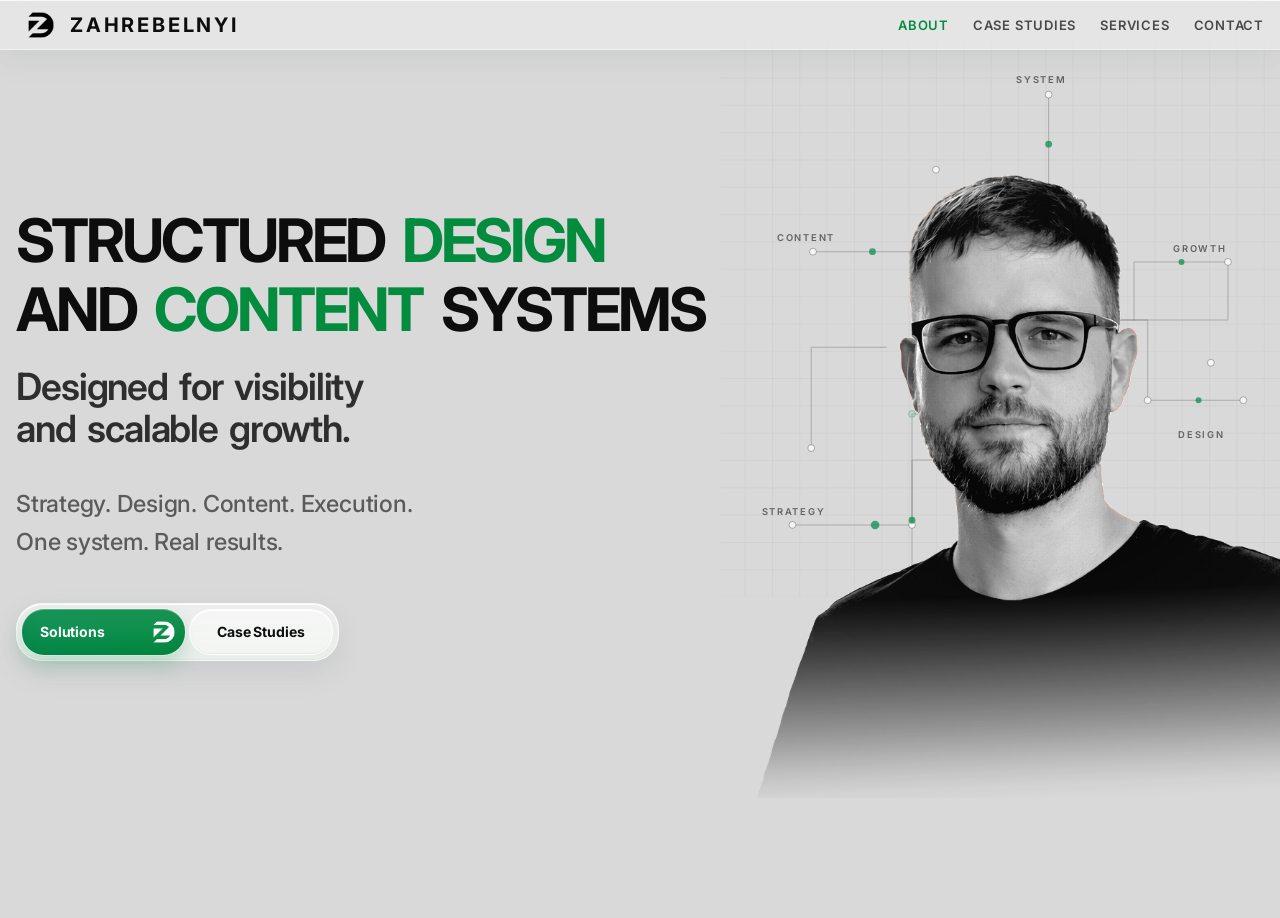
<file: index.html>
<!DOCTYPE html>
<html lang="en">
  <head>
    <meta charset="UTF-8" />
    <meta name="viewport" content="width=device-width, initial-scale=1.0" />
    <title>Zahrebelnyi Serhii</title>
    <link rel="preconnect" href="https://fonts.googleapis.com" />
    <link rel="preconnect" href="https://fonts.gstatic.com" crossorigin />
    <link
      href="https://fonts.googleapis.com/css2?family=Inter:wght@400;500;600;700;800&display=swap"
      rel="stylesheet"
    />
    <link rel="stylesheet" href="styles.css" />
    <script src="script.js" defer></script>
  </head>
  <body class="page-transition">
    <site-header></site-header>

    <div class="page">
      <main class="hero page-scene">
        <div class="hero-layout">
          <div class="hero-network-bg" aria-hidden="true" data-network-visual></div>
          <div class="hero-content">
            <h1 class="hero-title">
              <span class="hero-title-line">STRUCTURED <span class="hero-word-accent">DESIGN</span></span>
              <span class="hero-title-line">AND <span class="hero-word-accent">CONTENT</span> SYSTEMS</span>
            </h1>

            <h2 class="hero-subtitle">
              Designed for visibility<br />
              and scalable growth.
            </h2>

            <h3 class="hero-tertiary">
              Strategy. Design. Content. Execution.
              <span class="hero-tertiary-break">One system. Real results.</span>
            </h3>

            <div class="hero-actions home-hero-actions-spaced">
              <a class="button button-primary" href="services.html">
                <span class="button-label" data-text="Solutions">Solutions</span>
                <img class="button-logo" src="LOGO_ZD_LOGO_ZD_White.png" alt="" aria-hidden="true" />
              </a>
              <a class="button button-secondary" href="case-studies.html">
                <span class="button-label" data-text="Case Studies">Case Studies</span>
              </a>
            </div>
          </div>
          <div class="hero-portrait-wrap">
            <img class="hero-portrait" src="./portrait_pro_site.png" alt="Portrait of Zahrebelnyi" />
          </div>
        </div>
      </main>
    </div>
  </body>
</html>
</file>
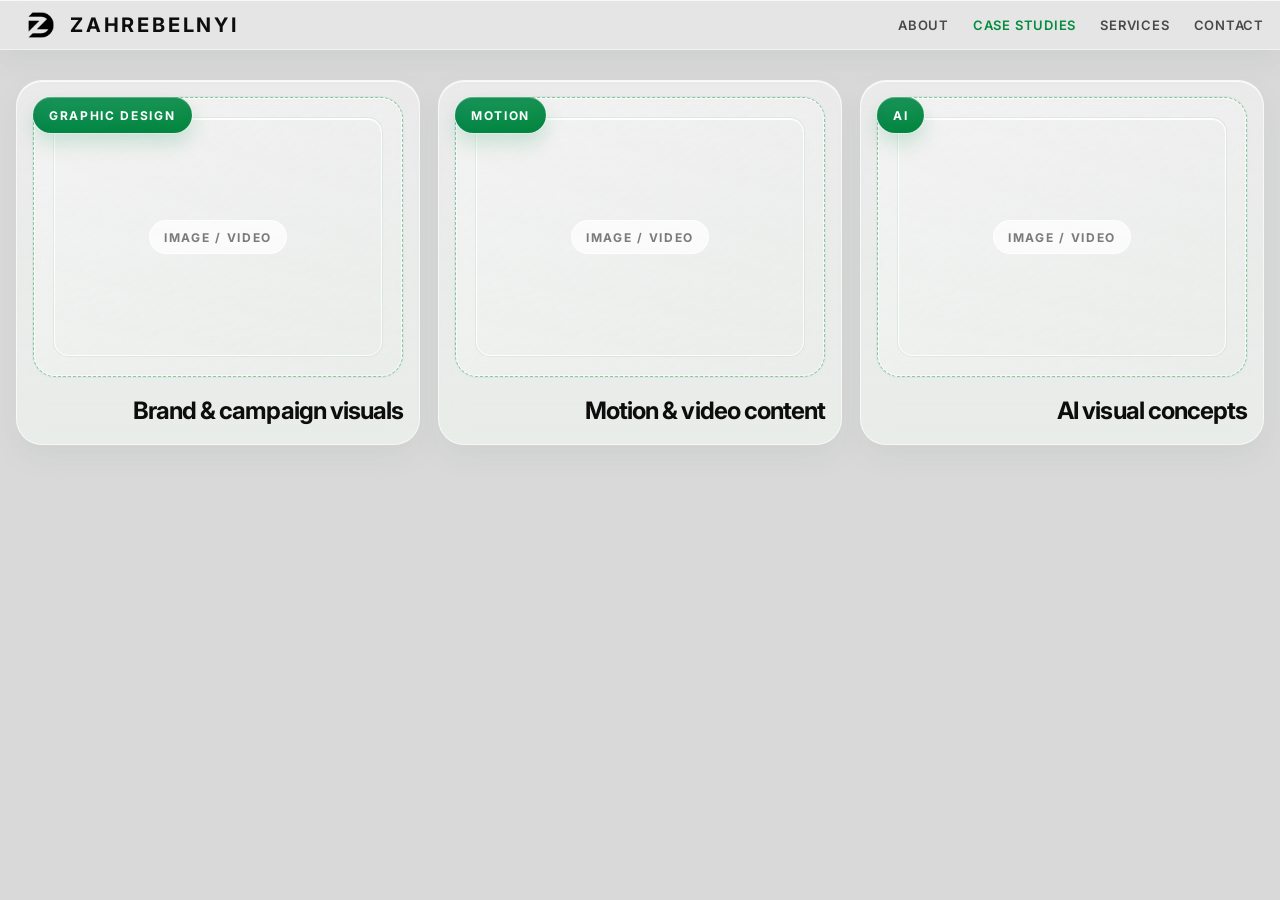
<file: case-studies.html>
<!DOCTYPE html>
<html lang="en">
  <head>
    <meta charset="UTF-8" />
    <meta name="viewport" content="width=device-width, initial-scale=1.0" />
    <title>Case Studies | Zahrebelnyi Serhii</title>
    <link rel="preconnect" href="https://fonts.googleapis.com" />
    <link rel="preconnect" href="https://fonts.gstatic.com" crossorigin />
    <link
      href="https://fonts.googleapis.com/css2?family=Inter:wght@400;500;600;700;800&display=swap"
      rel="stylesheet"
    />
    <link rel="stylesheet" href="styles.css" />
    <script src="script.js" defer></script>
  </head>
  <body class="page-transition">
    <site-header></site-header>

    <main class="page page-main page-scene">
      <section class="content-section case-study-section">
        <div class="case-study-grid">
          <a class="content-card case-study-card" href="contact.html">
            <div class="case-study-visual">
              <span class="case-study-badge">Graphic Design</span>
              <div class="case-study-media-placeholder" aria-hidden="true">
                <span class="case-study-media-frame"></span>
                <span class="case-study-media-label">Image / Video</span>
              </div>
            </div>
            <div class="case-study-copy">
              <h2>Brand &amp; campaign visuals</h2>
            </div>
          </a>
          <a class="content-card case-study-card" href="contact.html">
            <div class="case-study-visual">
              <span class="case-study-badge">Motion</span>
              <div class="case-study-media-placeholder" aria-hidden="true">
                <span class="case-study-media-frame"></span>
                <span class="case-study-media-label">Image / Video</span>
              </div>
            </div>
            <div class="case-study-copy">
              <h2>Motion &amp; video content</h2>
            </div>
          </a>
          <a class="content-card case-study-card" href="contact.html">
            <div class="case-study-visual">
              <span class="case-study-badge">AI</span>
              <div class="case-study-media-placeholder" aria-hidden="true">
                <span class="case-study-media-frame"></span>
                <span class="case-study-media-label">Image / Video</span>
              </div>
            </div>
            <div class="case-study-copy">
              <h2>AI visual concepts</h2>
            </div>
          </a>
        </div>
      </section>

    </main>
  </body>
</html>
</file>
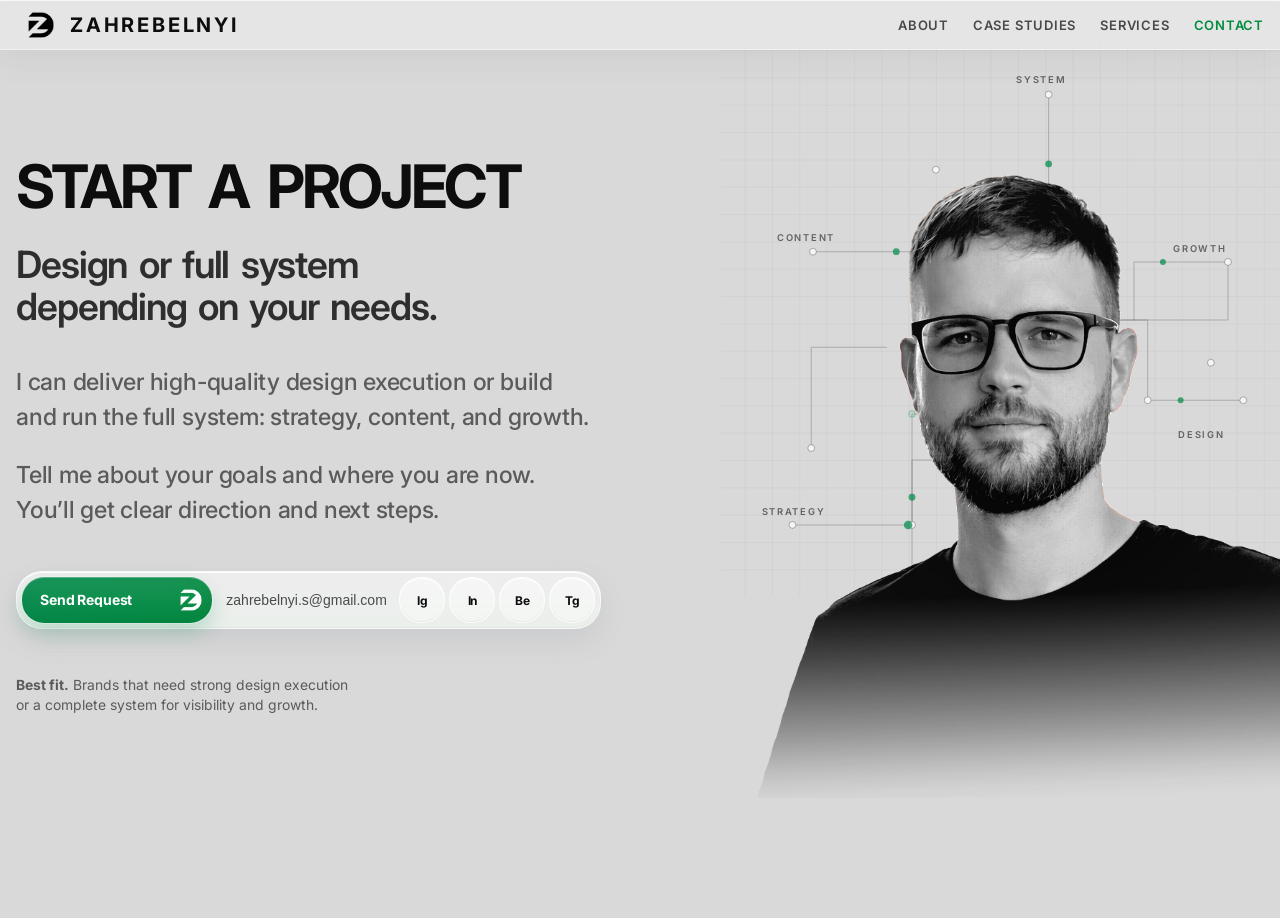
<file: contact.html>
<!DOCTYPE html>
<html lang="en">
  <head>
    <meta charset="UTF-8" />
    <meta name="viewport" content="width=device-width, initial-scale=1.0" />
    <title>Contact | Zahrebelnyi Serhii</title>
    <link rel="preconnect" href="https://fonts.googleapis.com" />
    <link rel="preconnect" href="https://fonts.gstatic.com" crossorigin />
    <link
      href="https://fonts.googleapis.com/css2?family=Inter:wght@400;500;600;700;800&display=swap"
      rel="stylesheet"
    />
    <link rel="stylesheet" href="styles.css" />
    <script src="script.js" defer></script>
  </head>
  <body class="page-transition contact-page">
    <site-header></site-header>

    <div class="page">
      <main class="hero page-scene">
        <div class="hero-layout">
          <div class="hero-network-bg" aria-hidden="true" data-network-visual></div>
          <div class="hero-content contact-hero-content">
            <h1 class="hero-title">
              <span class="hero-title-line">START A PROJECT</span>
            </h1>

            <h2 class="hero-subtitle">
              Design or full system<br />
              depending on your needs.
            </h2>

            <div class="contact-details-grid">
              <section class="contact-copy-row contact-copy-row-full">
                <h3 class="hero-tertiary contact-copy-block-first">
                  I can deliver high-quality design execution or build
                  <span class="hero-tertiary-break">and run the full system: strategy, content, and growth.</span>
                </h3>
              </section>

              <section class="contact-copy-row contact-copy-row-full">
                <h3 class="hero-tertiary contact-copy-block-second">
                  Tell me about your goals and where you are now.
                  <span class="hero-tertiary-break">You’ll get clear direction and next steps.</span>
                </h3>
              </section>
            </div>

            <div class="contact-actions">
              <a class="button button-primary contact-mail-button" href="mailto:zahrebelnyi.s@gmail.com">
                <span class="button-label" data-text="Send Request">Send Request</span>
                <img class="button-logo" src="LOGO_ZD_LOGO_ZD_White.png" alt="" aria-hidden="true" />
              </a>
              <button
                class="contact-email"
                type="button"
                data-copy-email="zahrebelnyi.s@gmail.com"
                data-copy-tooltip="COPY"
                aria-label="Email address. Click to copy to clipboard"
              >
                zahrebelnyi.s@gmail.com
              </button>
              <div class="contact-socials" aria-label="Social links">
                <a class="contact-social-link" href="https://www.instagram.com/" target="_blank" rel="noreferrer" aria-label="Instagram">Ig</a>
                <a class="contact-social-link" href="https://www.linkedin.com/" target="_blank" rel="noreferrer" aria-label="LinkedIn">In</a>
                <a class="contact-social-link" href="https://www.behance.net/" target="_blank" rel="noreferrer" aria-label="Behance">Be</a>
                <a class="contact-social-link" href="https://t.me/" target="_blank" rel="noreferrer" aria-label="Telegram">Tg</a>
              </div>
            </div>

            <div class="contact-bottom-grid">
              <h4 class="hero-quaternary contact-bottom-copy contact-bottom-copy-staggered">
                <span class="contact-bottom-lead">Best fit.</span>
                Brands that need strong design execution
                <span class="hero-tertiary-break">or a complete system for visibility and growth.</span>
              </h4>
            </div>
          </div>
          <div class="hero-portrait-wrap">
            <img class="hero-portrait" src="./portrait_pro_site.png" alt="Portrait of Zahrebelnyi" />
          </div>
        </div>
      </main>
    </div>
  </body>
</html>
</file>
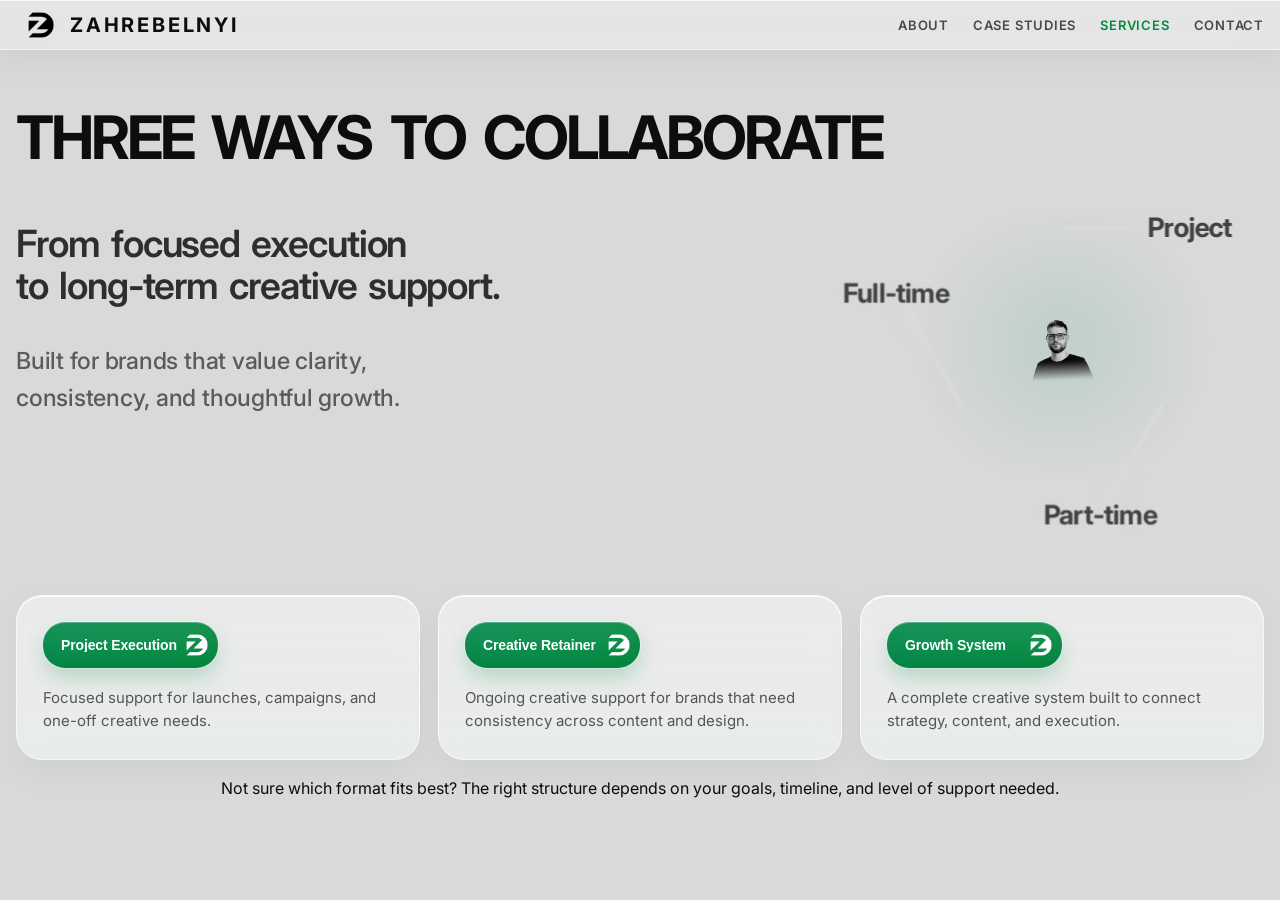
<file: services.html>
<!DOCTYPE html>
<html lang="en">
  <head>
    <meta charset="UTF-8" />
    <meta name="viewport" content="width=device-width, initial-scale=1.0" />
    <title>Services | Zahrebelnyi Serhii</title>
    <link rel="preconnect" href="https://fonts.googleapis.com" />
    <link rel="preconnect" href="https://fonts.gstatic.com" crossorigin />
    <link
      href="https://fonts.googleapis.com/css2?family=Inter:wght@400;500;600;700;800&display=swap"
      rel="stylesheet"
    />
    <link rel="stylesheet" href="styles.css" />
    <script src="script.js" defer></script>
  </head>
  <body class="page-transition">
    <site-header></site-header>

    <main class="page page-main page-scene">
      <section class="page-hero service-page-hero">
        <h1 class="hero-title service-page-hero-title">
          <span class="hero-title-line">THREE WAYS TO COLLABORATE</span>
        </h1>
        <div class="page-intro">
          <h2 class="hero-subtitle">
            From focused execution<br />
            to long-term creative support.
          </h2>

          <h3 class="hero-tertiary">
            Built for brands that value clarity,
            <span class="hero-tertiary-break">consistency, and thoughtful growth.</span>
          </h3>
        </div>
        <div class="service-hero-roles" aria-label="Collaboration formats">
          <div class="service-hero-roles-stage" data-service-hero-stage>
            <div class="service-hero-core" aria-hidden="true">
              <img class="service-hero-core-photo" src="./portrait_pro_site.png" alt="Portrait of Zahrebelnyi" />
            </div>
            <div class="service-hero-orbit" data-service-hero-orbit>
              <span class="service-hero-node service-hero-node-project" data-service-hero-role data-role-key="project" style="--role-index: 0;">
                <span class="service-hero-node-label">Project</span>
              </span>
              <span class="service-hero-node" data-service-hero-role data-role-key="part-time" style="--role-index: 1;">
                <span class="service-hero-node-label">Part-time</span>
              </span>
              <span class="service-hero-node" data-service-hero-role data-role-key="full-time" style="--role-index: 2;">
                <span class="service-hero-node-label">Full-time</span>
              </span>
            </div>
          </div>
        </div>
      </section>

      <section class="content-section" data-toggle-group>
        <div class="content-grid">
          <article class="content-card">
            <button
              class="button button-primary service-toggle"
              type="button"
              data-service-toggle
              data-service-key="project-based"
              aria-expanded="false"
              aria-controls="service-stage-project-based"
            >
              <span class="button-label" data-text="Project Execution">Project Execution</span>
              <img class="service-toggle-logo" src="LOGO_ZD_LOGO_ZD_White.png" alt="" aria-hidden="true" />
            </button>
            <p>Focused support for launches, campaigns, and one-off creative needs.</p>
          </article>
          <article class="content-card">
            <button
              class="button button-primary service-toggle"
              type="button"
              data-service-toggle
              data-service-key="ongoing-support"
              aria-expanded="false"
              aria-controls="service-stage-ongoing-support"
            >
              <span class="button-label" data-text="Creative Retainer">Creative Retainer</span>
              <img class="service-toggle-logo" src="LOGO_ZD_LOGO_ZD_White.png" alt="" aria-hidden="true" />
            </button>
            <p>Ongoing creative support for brands that need consistency across content and design.</p>
          </article>
          <article class="content-card">
            <button
              class="button button-primary service-toggle"
              type="button"
              data-service-toggle
              data-service-key="full-system"
              aria-expanded="false"
              aria-controls="service-stage-full-system"
            >
              <span class="button-label" data-text="Growth System">Growth System</span>
              <img class="service-toggle-logo" src="LOGO_ZD_LOGO_ZD_White.png" alt="" aria-hidden="true" />
            </button>
            <p>A complete creative system built to connect strategy, content, and execution.</p>
          </article>

          <h4 class="service-stage-helper">
            Not sure which format fits best? The right structure depends on your goals, timeline,
            and level of support needed.
          </h4>

          <article class="service-stage" data-service-stage aria-hidden="true" hidden>
            <div class="service-stage-panel" id="service-stage-project-based" data-service-panel="project-based" hidden>
              <div class="service-stage-layout">
                <div class="service-stage-copy">
                  <h2>Move with clarity.</h2>
                  <p class="service-stage-description">
                    A streamlined way to deliver high-quality creative for a specific moment,
                    without unnecessary process or delay. Ideal for launches, campaigns, and
                    time-sensitive creative work.
                  </p>
                  <ul class="service-details">
                    <li>Graphic design</li>
                    <li>Ad creatives</li>
                    <li>Social media visuals</li>
                    <li>Presentations</li>
                    <li>Reels and short-form video</li>
                    <li>Motion and animation</li>
                  </ul>
                </div>
                <div class="service-stage-media" aria-label="Project-Based media area">
                  <div class="service-stage-media-frame">
                    <span class="service-stage-media-label">Image or video area</span>
                  </div>
                </div>
              </div>
            </div>

            <div class="service-stage-panel" id="service-stage-ongoing-support" data-service-panel="ongoing-support" hidden>
              <div class="service-stage-layout">
                <div class="service-stage-copy">
                  <h2>Stay present. Stay consistent.</h2>
                  <p class="service-stage-description">
                    A long-term creative partnership designed to keep your brand active, aligned,
                    and visually strong across every channel. Designed for brands that need steady
                    output and a cohesive presence.
                  </p>
                  <ul class="service-details">
                    <li>Monthly design support</li>
                    <li>Content production for posts, reels, and stories</li>
                    <li>Content planning and structure</li>
                    <li>Priority workflow</li>
                    <li>Visual consistency across channels</li>
                    <li>Ongoing refinement and iteration</li>
                  </ul>
                </div>
                <div class="service-stage-media" aria-label="Ongoing Support media area">
                  <div class="service-stage-media-frame">
                    <span class="service-stage-media-label">Image or video area</span>
                  </div>
                </div>
              </div>
            </div>

            <div class="service-stage-panel" id="service-stage-full-system" data-service-panel="full-system" hidden>
              <div class="service-stage-layout">
                <div class="service-stage-copy">
                  <h2>Build with intention. Scale with structure.</h2>
                  <p class="service-stage-description">
                    A full creative framework where strategy informs content, and content supports
                    sustainable brand growth. Best suited for brands ready to build a more
                    complete and scalable system.
                  </p>
                  <ul class="service-details">
                    <li>Brand and content strategy</li>
                    <li>Content planning</li>
                    <li>Creative direction</li>
                    <li>Design execution</li>
                    <li>Video, motion, and AI-assisted creatives</li>
                    <li>Structured growth support</li>
                  </ul>
                </div>
                <div class="service-stage-media" aria-label="Full System media area">
                  <div class="service-stage-media-frame">
                    <span class="service-stage-media-label">Image or video area</span>
                  </div>
                </div>
              </div>
            </div>
          </article>

        </div>
      </section>

    </main>
  </body>
</html>
</file>
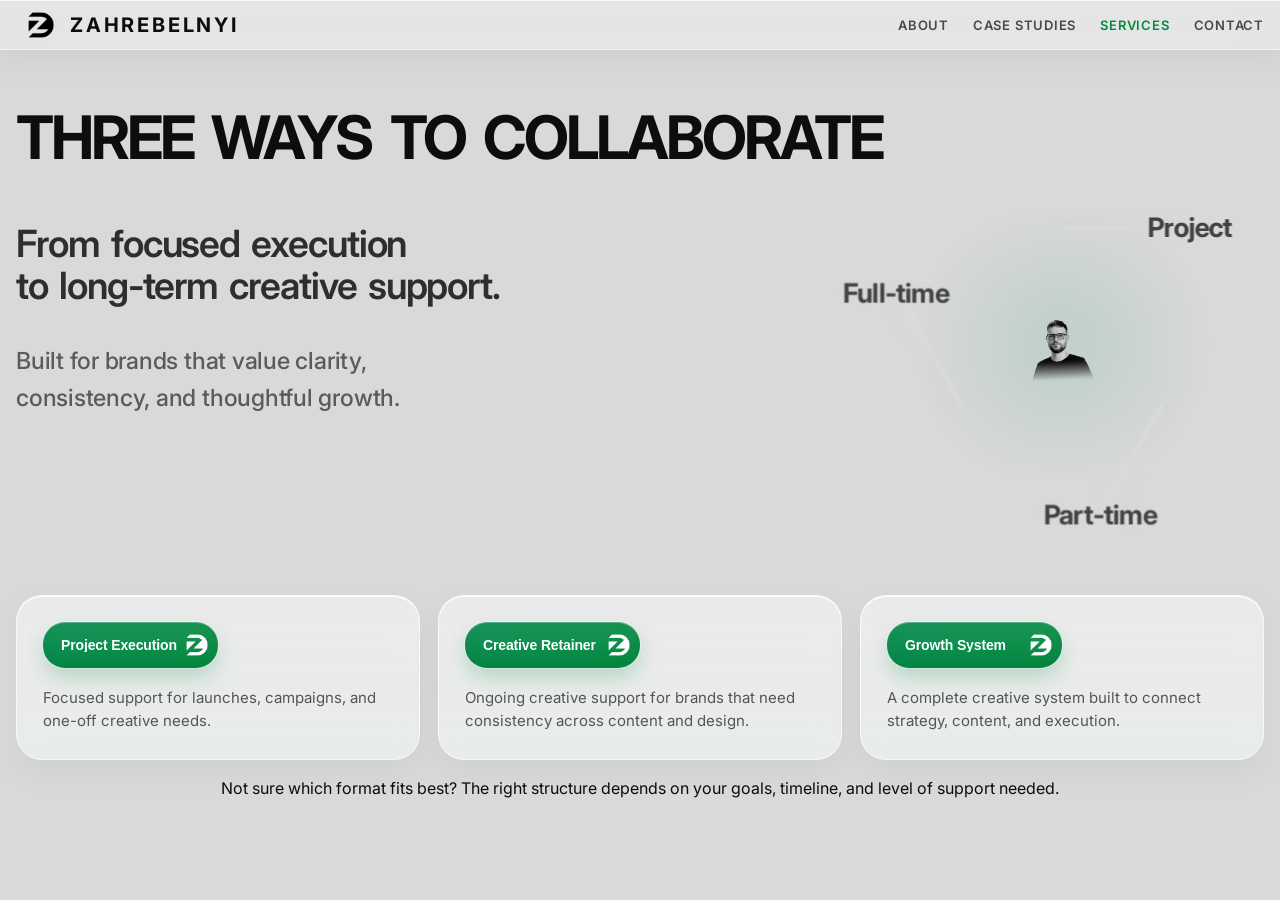
<file: servise.html>
<!DOCTYPE html>
<html lang="en">
  <head>
    <meta charset="UTF-8" />
    <meta name="viewport" content="width=device-width, initial-scale=1.0" />
    <title>Services | Zahrebelnyi Serhii</title>
    <link rel="preconnect" href="https://fonts.googleapis.com" />
    <link rel="preconnect" href="https://fonts.gstatic.com" crossorigin />
    <link
      href="https://fonts.googleapis.com/css2?family=Inter:wght@400;500;600;700;800&display=swap"
      rel="stylesheet"
    />
    <link rel="stylesheet" href="styles.css" />
    <script src="script.js" defer></script>
  </head>
  <body class="page-transition">
    <header class="topbar">
      <div class="page topbar-inner">
        <a class="brand" href="index.html" aria-label="Go to homepage">
          <img class="brand-logo" src="LOGO_ZD_LOGO_ZD_Black.png" alt="Zahrebelnyi logo" />
          <div class="brand-text">
            <span class="brand-primary">Zahrebelnyi</span>
          </div>
        </a>
        <nav class="topbar-nav" aria-label="Primary navigation">
          <a class="topbar-link" href="index.html">About</a>
          <a class="topbar-link" href="case-studies.html">Case Studies</a>
          <a class="topbar-link is-active" href="servise.html">Services</a>
          <a class="topbar-link" href="contact.html">Contact</a>
        </nav>
      </div>
    </header>

    <main class="page page-main page-scene">
      <section class="page-hero service-page-hero">
        <h1 class="hero-title service-page-hero-title">
          <span class="hero-title-line">THREE WAYS TO COLLABORATE</span>
        </h1>
        <div class="page-intro">
          <h2 class="hero-subtitle">
            From focused execution<br />
            to long-term creative support.
          </h2>

          <h3 class="hero-tertiary">
            Built for brands that value clarity,
            <span class="hero-tertiary-break">consistency, and thoughtful growth.</span>
          </h3>
        </div>
        <div class="service-hero-roles" aria-label="Collaboration formats">
          <div class="service-hero-roles-stage" data-service-hero-stage>
            <div class="service-hero-core" aria-hidden="true">
              <img class="service-hero-core-photo" src="./portrait_pro_site.png" alt="Portrait of Zahrebelnyi" />
            </div>
            <div class="service-hero-orbit" data-service-hero-orbit>
              <span class="service-hero-node service-hero-node-project" data-service-hero-role data-role-key="project" style="--role-index: 0;">
                <span class="service-hero-node-label">Project</span>
              </span>
              <span class="service-hero-node" data-service-hero-role data-role-key="part-time" style="--role-index: 1;">
                <span class="service-hero-node-label">Part-time</span>
              </span>
              <span class="service-hero-node" data-service-hero-role data-role-key="full-time" style="--role-index: 2;">
                <span class="service-hero-node-label">Full-time</span>
              </span>
            </div>
          </div>
        </div>
      </section>

      <section class="content-section" data-toggle-group>
        <div class="content-grid">
          <article class="content-card">
            <button
              class="button button-primary service-toggle"
              type="button"
              data-service-toggle
              data-service-key="project-based"
              aria-expanded="false"
              aria-controls="service-stage-project-based"
            >
              <span class="button-label" data-text="Project Execution">Project Execution</span>
              <img class="service-toggle-logo" src="LOGO_ZD_LOGO_ZD_White.png" alt="" aria-hidden="true" />
            </button>
            <p>Focused support for launches, campaigns, and one-off creative needs.</p>
          </article>
          <article class="content-card">
            <button
              class="button button-primary service-toggle"
              type="button"
              data-service-toggle
              data-service-key="ongoing-support"
              aria-expanded="false"
              aria-controls="service-stage-ongoing-support"
            >
              <span class="button-label" data-text="Creative Retainer">Creative Retainer</span>
              <img class="service-toggle-logo" src="LOGO_ZD_LOGO_ZD_White.png" alt="" aria-hidden="true" />
            </button>
            <p>Ongoing creative support for brands that need consistency across content and design.</p>
          </article>
          <article class="content-card">
            <button
              class="button button-primary service-toggle"
              type="button"
              data-service-toggle
              data-service-key="full-system"
              aria-expanded="false"
              aria-controls="service-stage-full-system"
            >
              <span class="button-label" data-text="Growth System">Growth System</span>
              <img class="service-toggle-logo" src="LOGO_ZD_LOGO_ZD_White.png" alt="" aria-hidden="true" />
            </button>
            <p>A complete creative system built to connect strategy, content, and execution.</p>
          </article>

          <h4 class="service-stage-helper">
            Not sure which format fits best? The right structure depends on your goals, timeline,
            and level of support needed.
          </h4>

          <article class="service-stage" data-service-stage aria-hidden="true" hidden>
            <div class="service-stage-panel" id="service-stage-project-based" data-service-panel="project-based" hidden>
              <div class="service-stage-layout">
                <div class="service-stage-copy">
                  <h2>Move with clarity.</h2>
                  <p class="service-stage-description">
                    A streamlined way to deliver high-quality creative for a specific moment,
                    without unnecessary process or delay. Ideal for launches, campaigns, and
                    time-sensitive creative work.
                  </p>
                  <ul class="service-details">
                    <li>Graphic design</li>
                    <li>Ad creatives</li>
                    <li>Social media visuals</li>
                    <li>Presentations</li>
                    <li>Reels and short-form video</li>
                    <li>Motion and animation</li>
                  </ul>
                </div>
                <div class="service-stage-media" aria-label="Project-Based media area">
                  <div class="service-stage-media-frame">
                    <span class="service-stage-media-label">Image or video area</span>
                  </div>
                </div>
              </div>
            </div>

            <div class="service-stage-panel" id="service-stage-ongoing-support" data-service-panel="ongoing-support" hidden>
              <div class="service-stage-layout">
                <div class="service-stage-copy">
                  <h2>Stay present. Stay consistent.</h2>
                  <p class="service-stage-description">
                    A long-term creative partnership designed to keep your brand active, aligned,
                    and visually strong across every channel. Designed for brands that need steady
                    output and a cohesive presence.
                  </p>
                  <ul class="service-details">
                    <li>Monthly design support</li>
                    <li>Content production for posts, reels, and stories</li>
                    <li>Content planning and structure</li>
                    <li>Priority workflow</li>
                    <li>Visual consistency across channels</li>
                    <li>Ongoing refinement and iteration</li>
                  </ul>
                </div>
                <div class="service-stage-media" aria-label="Ongoing Support media area">
                  <div class="service-stage-media-frame">
                    <span class="service-stage-media-label">Image or video area</span>
                  </div>
                </div>
              </div>
            </div>

            <div class="service-stage-panel" id="service-stage-full-system" data-service-panel="full-system" hidden>
              <div class="service-stage-layout">
                <div class="service-stage-copy">
                  <h2>Build with intention. Scale with structure.</h2>
                  <p class="service-stage-description">
                    A full creative framework where strategy informs content, and content supports
                    sustainable brand growth. Best suited for brands ready to build a more
                    complete and scalable system.
                  </p>
                  <ul class="service-details">
                    <li>Brand and content strategy</li>
                    <li>Content planning</li>
                    <li>Creative direction</li>
                    <li>Design execution</li>
                    <li>Video, motion, and AI-assisted creatives</li>
                    <li>Structured growth support</li>
                  </ul>
                </div>
                <div class="service-stage-media" aria-label="Full System media area">
                  <div class="service-stage-media-frame">
                    <span class="service-stage-media-label">Image or video area</span>
                  </div>
                </div>
              </div>
            </div>
          </article>

        </div>
      </section>

    </main>
  </body>
</html>
</file>
<file: styles.css>
:root {
  --color-bg: #d9d9d9;
  --color-surface: #edf2ee;
  --color-text: #0d0d0d;
  --color-text-muted: rgba(13, 13, 13, 0.72);
  --color-primary: #038c4c;
  --color-secondary: #53a67f;
  --color-accent: #038c3e;
  --color-border: rgba(13, 13, 13, 0.12);

  --font-body: "Inter", Arial, sans-serif;
  --font-heading: "Inter", Arial, sans-serif;

  --container-width: 1280px;
  --header-height: 50px;
  --hero-padding-top: 12px;
  --hero-padding-bottom: 120px;
  --hero-title-size: clamp(34px, 5.4vw, 60px);
  --logo-height: 50px;
  --brand-gap: 12px;
  --section-gap: 36px;
}

* {
  box-sizing: border-box;
}

html {
  scroll-behavior: smooth;
}

body {
  margin: 0;
  min-height: 100vh;
  background: var(--color-bg);
  color: var(--color-text);
  font-family: var(--font-body);
}

a {
  color: inherit;
}

site-header {
  display: block;
}

.page {
  width: min(100% - 32px, var(--container-width));
  margin: 0 auto;
}

.topbar {
  position: sticky;
  top: 0;
  z-index: 50;
  height: var(--header-height);
  display: flex;
  align-items: center;
  background: rgba(245, 245, 245, 0.42);
  border-bottom: 1px solid rgba(255, 255, 255, 0.46);
  box-shadow:
    0 10px 30px rgba(80, 90, 100, 0.08),
    inset 0 1px 0 rgba(255, 255, 255, 0.72);
  backdrop-filter: blur(18px) saturate(145%);
  -webkit-backdrop-filter: blur(18px) saturate(145%);
  width: 100%;
}

.topbar-inner {
  height: 100%;
  display: flex;
  align-items: center;
  justify-content: space-between;
}

.brand {
  display: flex;
  align-items: center;
  gap: 4px;
  height: 100%;
  text-decoration: none;
}

.brand-logo {
  height: var(--logo-height);
  width: auto;
  display: block;
}

.brand-text {
  display: flex;
  align-items: baseline;
  gap: 10px;
  line-height: 1;
}

.brand-primary {
  font-size: 20px;
  font-weight: 700;
  letter-spacing: 0.14em;
  text-transform: uppercase;
  color: var(--color-text);
}

.topbar-nav {
  display: flex;
  align-items: center;
  gap: 24px;
}

.topbar-link {
  position: relative;
  font-size: 13px;
  font-weight: 600;
  letter-spacing: 0.06em;
  text-transform: uppercase;
  color: rgba(13, 13, 13, 0.72);
  text-decoration: none;
  transition: color 0.24s ease, transform 0.24s ease;
}

.topbar-link::after {
  content: "";
  position: absolute;
  left: 0;
  bottom: -6px;
  width: 100%;
  height: 1px;
  background: rgba(3, 140, 76, 0.65);
  transform: scaleX(0);
  transform-origin: left;
  transition: transform 0.24s ease;
}

.topbar-link:hover {
  color: #0d0d0d;
  transform: translateY(-1px);
}

.topbar-link:hover::after {
  transform: scaleX(1);
}

.topbar-link.is-active {
  color: #038c3e;
}

.topbar-link.is-active::after {
  transform: scaleX(0);
}

.hero {
  padding: var(--hero-padding-top) 0 var(--hero-padding-bottom);
}

.page-scene {
  transition: transform 0.42s ease, opacity 0.34s ease;
}

.page-main {
  padding: 22px 0 96px;
}

.page-hero {
  padding: 20px 0 48px;
  display: grid;
  grid-template-columns: repeat(3, minmax(0, 1fr));
  gap: 18px;
  opacity: 0;
  animation: heroReveal 0.8s cubic-bezier(0.22, 1, 0.36, 1) 0.08s forwards;
  transition: transform 0.42s ease, opacity 0.34s ease;
}

.service-page-hero {
  padding-top: 36px;
  padding-bottom: 84px;
  row-gap: 28px;
  align-items: start;
}

.service-page-hero-title {
  grid-column: 1 / -1;
  max-width: none;
  white-space: nowrap;
}

.page-intro {
  grid-column: 1 / span 2;
  max-width: none;
}

.content-section {
  padding: 16px 0 0;
  opacity: 0;
  animation: heroReveal 0.8s cubic-bezier(0.22, 1, 0.36, 1) 0.18s forwards;
  transition: transform 0.42s ease, opacity 0.34s ease;
}

.content-grid {
  display: grid;
  grid-template-columns: repeat(3, minmax(0, 1fr));
  gap: 18px;
}

.content-card {
  position: relative;
  isolation: isolate;
  padding: 26px;
  border-radius: 26px;
  background: linear-gradient(180deg, rgba(255, 255, 255, 0.46) 0%, rgba(237, 242, 238, 0.78) 100%);
  border: 1px solid rgba(255, 255, 255, 0.62);
  box-shadow:
    0 12px 28px rgba(100, 110, 120, 0.08),
    inset 0 1px 0 rgba(255, 255, 255, 0.86);
  backdrop-filter: blur(14px);
  transition: box-shadow 0.32s ease, transform 0.32s ease;
}

.content-card::before {
  content: "";
  position: absolute;
  inset: 0;
  border-radius: inherit;
  background: #53a67f;
  transform: scaleY(0.02);
  transform-origin: top;
  opacity: 0;
  transition:
    transform 0.44s cubic-bezier(0.22, 1, 0.36, 1),
    opacity 0.22s ease;
  z-index: 0;
  will-change: transform, opacity;
}

.content-card > * {
  position: relative;
  z-index: 1;
}

.content-card.is-expanded {
  z-index: 5;
}

.content-card.is-expanded::before {
  transform: scaleY(1);
  opacity: 0.92;
}

.service-toggle {
  width: 50%;
  justify-content: center;
  min-width: 0;
  min-height: 46px;
  padding: 0 18px;
  margin: 0 0 18px;
  border-radius: 22px;
  text-align: center;
  cursor: pointer;
}

.service-toggle .button-label {
  width: 100%;
  box-sizing: border-box;
  padding-left: 0;
  padding-right: 0;
  text-align: center;
}

.service-toggle-logo {
  position: absolute;
  right: 0;
  top: 50%;
  width: 42px;
  height: 42px;
  display: block;
  object-fit: contain;
  transform: translateY(-50%);
}

.content-card h3 {
  margin: 0 0 12px;
  font-size: 22px;
  line-height: 1.12;
  letter-spacing: -0.03em;
  color: #0d0d0d;
}

.content-card p {
  margin: 0;
  font-size: 15px;
  line-height: 1.58;
  color: rgba(13, 13, 13, 0.68);
}

.service-stage-helper {
  grid-column: 1 / -1;
  width: 100%;
  max-width: none;
  margin: 0;
  font-weight: 400;
  text-align: center;
  white-space: nowrap;
  justify-self: stretch;
}

.service-details {
  margin: 0;
  padding: 0;
  list-style: none;
  color: rgba(13, 13, 13, 0.72);
}

.service-stage {
  grid-column: 1 / -1;
  position: relative;
  height: auto;
  min-height: 0;
  overflow: hidden;
  opacity: 1;
  transform: translateY(0);
  transition:
    height 0.42s cubic-bezier(0.22, 1, 0.36, 1),
    opacity 0.22s ease,
    transform 0.28s cubic-bezier(0.22, 1, 0.36, 1);
}

.service-stage[hidden] {
  display: none;
}

.service-stage.is-active {
  min-height: 0;
}

.service-stage.is-closing {
  opacity: 0;
  transform: translateY(-10px);
}

.service-stage-panel {
  position: relative;
  z-index: 1;
  padding: 8px 0 0;
  min-height: 0;
}

.service-stage-panel[hidden] {
  display: none;
}

.service-stage-layout {
  min-height: 0;
  display: grid;
  grid-template-columns: minmax(250px, 0.72fr) minmax(220px, 0.64fr) minmax(220px, 0.64fr);
  gap: 32px;
  align-items: center;
}

.service-stage-copy {
  grid-column: 1;
  display: flex;
  flex-direction: column;
  align-items: flex-start;
  justify-content: center;
  gap: 20px;
  padding: 26px 12px 26px 18px;
  max-width: 480px;
}

.service-stage-copy h2 {
  margin: 0;
  font-size: clamp(28px, 3.1vw, 40px);
  line-height: 0.98;
  letter-spacing: -0.03em;
  color: #0d0d0d;
  opacity: 0;
  transform: translateY(18px);
  transition: opacity 0.32s ease, transform 0.46s cubic-bezier(0.22, 1, 0.36, 1);
}

.service-stage-description {
  margin: 0;
  max-width: 420px;
  font-size: 22px;
  line-height: 1.34;
  font-weight: 700;
  letter-spacing: -0.03em;
  color: rgba(13, 13, 13, 0.72);
  opacity: 0;
  transform: translateY(18px);
  transition: opacity 0.32s ease, transform 0.46s cubic-bezier(0.22, 1, 0.36, 1);
  transition-delay: 40ms;
}

.service-stage .service-details {
  display: grid;
  grid-template-columns: 1fr;
  gap: 12px;
  align-items: start;
  width: 100%;
  max-width: 460px;
  padding-top: 10px;
  border-top: 1px solid rgba(13, 13, 13, 0.08);
  opacity: 0;
  transform: translateY(18px);
  transition: opacity 0.32s ease, transform 0.46s cubic-bezier(0.22, 1, 0.36, 1);
  transition-delay: 90ms;
}

.service-details li {
  position: relative;
  padding-left: 18px;
  font-size: 15px;
  line-height: 1.58;
  opacity: 0;
  transform: translateY(14px);
  transition:
    opacity 0.28s ease,
    transform 0.42s cubic-bezier(0.22, 1, 0.36, 1);
  transition-delay: calc(var(--service-item-delay, 0) * 70ms);
}

.service-stage-panel.is-active .service-details li {
  opacity: 1;
  transform: translateY(0);
}

.service-stage-panel.is-leaving .service-details li {
  opacity: 0;
  transform: translateY(-10px);
  transition-delay: calc(var(--service-item-out-delay, 0) * 55ms);
}

.service-details li::before {
  content: "";
  position: absolute;
  left: 0;
  top: 0.62em;
  width: 6px;
  height: 6px;
  border-radius: 999px;
  background: #038c3e;
  box-shadow: 0 0 0 4px rgba(3, 140, 62, 0.12);
}

.service-details li + li {
  margin-top: 0;
}

.service-stage-media {
  grid-column: 2 / 4;
  display: flex;
  align-items: stretch;
  justify-content: center;
  min-height: 100%;
  padding: 18px 12px 18px 0;
}

.service-stage-media-frame {
  width: 100%;
  min-height: 420px;
  border-radius: 28px;
  border: 1px solid rgba(255, 255, 255, 0.72);
  background:
    radial-gradient(circle at center, rgba(134, 244, 180, 0.18) 0%, rgba(134, 244, 180, 0) 56%),
    linear-gradient(180deg, rgba(255, 255, 255, 0.54) 0%, rgba(237, 242, 238, 0.9) 100%);
  box-shadow:
    inset 0 1px 0 rgba(255, 255, 255, 0.94),
    0 18px 34px rgba(100, 110, 120, 0.08);
  display: flex;
  align-items: center;
  justify-content: center;
  overflow: hidden;
  position: relative;
  opacity: 0;
  transform: translateY(18px);
  transition: opacity 0.34s ease, transform 0.48s cubic-bezier(0.22, 1, 0.36, 1);
  transition-delay: 70ms;
}

.service-stage-media-frame::before {
  content: "";
  position: absolute;
  inset: 24px;
  border-radius: 22px;
  border: 1px dashed rgba(3, 140, 76, 0.18);
}

.service-stage-media-label {
  position: relative;
  z-index: 1;
  display: inline-flex;
  align-items: center;
  min-height: 42px;
  padding: 0 18px;
  border-radius: 999px;
  background: rgba(255, 255, 255, 0.7);
  border: 1px solid rgba(255, 255, 255, 0.84);
  color: rgba(13, 13, 13, 0.52);
  font-size: 12px;
  font-weight: 800;
  letter-spacing: 0.12em;
  text-transform: uppercase;
}

.service-stage-panel.is-active .service-stage-copy h2,
.service-stage-panel.is-active .service-stage-description,
.service-stage-panel.is-active .service-details,
.service-stage-panel.is-active .service-stage-media-frame {
  opacity: 1;
  transform: translateY(0);
}

.service-stage-panel.is-leaving .service-stage-copy h2,
.service-stage-panel.is-leaving .service-stage-description,
.service-stage-panel.is-leaving .service-details,
.service-stage-panel.is-leaving .service-stage-media-frame {
  opacity: 0;
  transform: translateY(-14px);
}

.case-study-section {
  padding-top: 8px;
}

.case-study-grid {
  display: grid;
  grid-template-columns: repeat(3, minmax(0, 1fr));
  gap: 18px;
}

.case-study-card {
  padding: 16px;
  display: flex;
  flex-direction: column;
  min-height: 100%;
  text-decoration: none;
}

.case-study-visual {
  position: relative;
  min-height: 280px;
  border-radius: 18px;
  overflow: visible;
  padding: 0;
  display: flex;
  align-items: center;
  justify-content: center;
}

.case-study-badge {
  position: absolute;
  top: 0;
  left: 0;
  display: inline-flex;
  align-items: center;
  min-height: 36px;
  padding: 0 16px;
  border-radius: 999px;
  background:
    linear-gradient(180deg, rgba(83, 166, 127, 0.28) 0%, rgba(3, 140, 76, 0.18) 100%),
    linear-gradient(135deg, #038c4c 0%, #038c3e 100%);
  box-shadow:
    0 0 0 1px rgba(255, 255, 255, 0.3),
    0 10px 20px rgba(3, 140, 76, 0.18),
    inset 0 1px 0 rgba(255, 255, 255, 0.28),
    inset 0 -10px 20px rgba(0, 0, 0, 0.06);
  color: #ffffff;
  font-size: 12px;
  font-weight: 700;
  letter-spacing: 0.14em;
  text-transform: uppercase;
  z-index: 2;
}

.case-study-media-placeholder {
  position: relative;
  width: 100%;
  height: 100%;
  min-height: 280px;
  border-radius: 22px;
  border: 1.5px dashed rgba(3, 140, 62, 0.42);
  background:
    linear-gradient(135deg, rgba(255, 255, 255, 0.38) 0%, rgba(237, 242, 238, 0.18) 100%);
  display: flex;
  align-items: center;
  justify-content: center;
  box-shadow:
    inset 0 0 0 1px rgba(255, 255, 255, 0.54),
    0 0 0 1px rgba(3, 140, 62, 0.06);
}

.case-study-media-frame {
  position: absolute;
  inset: 20px;
  border-radius: 14px;
  border: 1.5px solid rgba(255, 255, 255, 0.88);
  box-shadow:
    inset 0 1px 0 rgba(255, 255, 255, 0.9),
    0 0 0 1px rgba(3, 140, 62, 0.08);
}

.case-study-media-label {
  position: relative;
  z-index: 1;
  display: inline-flex;
  align-items: center;
  min-height: 34px;
  padding: 0 14px;
  border-radius: 999px;
  background: rgba(255, 255, 255, 0.68);
  border: 1px solid rgba(255, 255, 255, 0.8);
  color: rgba(13, 13, 13, 0.54);
  font-size: 12px;
  font-weight: 700;
  letter-spacing: 0.14em;
  text-transform: uppercase;
}

.case-study-copy {
  padding: 22px 0 4px;
  display: flex;
  flex-direction: column;
  gap: 10px;
  flex: 1 1 auto;
  text-align: right;
  align-items: flex-end;
}

.case-study-copy h2 {
  margin: 0;
  font-size: 24px;
  line-height: 1.04;
  letter-spacing: -0.04em;
  color: #0d0d0d;
}

.case-study-copy p {
  margin: 0;
}

.case-study-card:hover {
  transform: translateY(-4px);
  box-shadow:
    0 18px 34px rgba(100, 110, 120, 0.12),
    inset 0 1px 0 rgba(255, 255, 255, 0.9);
}

.hero-layout {
  display: grid;
  grid-template-columns: repeat(3, minmax(0, 1fr));
  gap: 24px;
  align-items: center;
  position: relative;
}

.hero-content {
  grid-column: 1 / span 2;
  max-width: 760px;
  position: relative;
  z-index: 2;
  padding-top: 12px;
  transition: transform 0.42s ease, opacity 0.34s ease;
}

.page-intro {
  grid-column: 1 / span 2;
  max-width: 760px;
}

.service-hero-roles {
  grid-column: 3;
  min-width: 0;
  display: flex;
  align-items: center;
  justify-content: center;
  perspective: 1600px;
  perspective-origin: center center;
  align-self: start;
}

.service-hero-roles-stage {
  position: relative;
  width: 100%;
  min-height: 300px;
  display: flex;
  align-items: center;
  justify-content: center;
  transform-style: preserve-3d;
  isolation: isolate;
}

.service-hero-roles-stage::before,
.service-hero-roles-stage::after {
  content: "";
  position: absolute;
  inset: 13% 8%;
  border-radius: 999px;
  pointer-events: none;
}

.service-hero-roles-stage::before {
  background: radial-gradient(circle at center, rgba(83, 166, 127, 0.24) 0%, rgba(83, 166, 127, 0) 70%);
  filter: blur(30px);
  opacity: 0.95;
}

.service-hero-roles-stage::after {
  content: none;
}

.service-hero-core {
  position: absolute;
  left: 50%;
  top: 50%;
  transform: translate(-50%, -50%);
  z-index: 3;
}

.service-hero-core-photo {
  width: 72px;
  height: auto;
  display: block;
}

.service-hero-orbit {
  position: relative;
  width: min(100%, 300px);
  aspect-ratio: 1;
  transform-style: preserve-3d;
  animation: serviceOrbitSpin 32s linear infinite;
}

.service-hero-node {
  position: absolute;
  left: 50%;
  top: 50%;
  width: 152px;
  height: 1px;
  transform-origin: 0 0;
  transform:
    rotate(calc(var(--role-index) * 120deg))
    translateY(-118px);
  transition: transform 1.05s cubic-bezier(0.22, 1, 0.36, 1);
  z-index: 2;
}

.service-hero-node::before {
  content: "";
  position: absolute;
  left: 0;
  top: 0;
  width: 118px;
  height: 2px;
  background:
    linear-gradient(90deg, rgba(217, 217, 217, 1) 0%, rgba(217, 217, 217, 0.86) 46%, rgba(217, 217, 217, 0.08) 100%);
  box-shadow:
    0 0 1px rgba(255, 255, 255, 0.92),
    0 0 18px rgba(217, 217, 217, 0.36);
  transform-origin: left center;
}

.service-hero-node::after {
  content: none;
}

.service-hero-node-label {
  position: absolute;
  left: 128px;
  top: 0;
  font-family: var(--font-heading);
  font-size: clamp(20px, 2.1vw, 28px);
  line-height: 1;
  font-weight: 700;
  letter-spacing: -0.03em;
  color: rgba(13, 13, 13, 0.74);
  white-space: nowrap;
  text-shadow: 0 0 24px rgba(83, 166, 127, 0.04);
  transform:
    translate(-50%, -50%)
    rotate(calc(var(--role-index) * -120deg));
  z-index: 4;
  transition:
    transform 1.05s cubic-bezier(0.22, 1, 0.36, 1),
    color 0.7s ease,
    text-shadow 0.7s ease;
  will-change: transform, color;
  animation: serviceOrbitCounter 32s linear infinite;
}

.service-hero-roles-stage.is-project-focus .service-hero-orbit,
.service-hero-roles-stage.is-project-focus .service-hero-node-label {
  animation-play-state: running;
}

.service-hero-roles-stage.is-project-focus .service-hero-node-project .service-hero-node-label {
  color: #038c3e;
  text-shadow: 0 0 28px rgba(3, 140, 62, 0.18);
}

.service-hero-roles-stage.is-part-time-focus [data-role-key="part-time"] .service-hero-node-label {
  color: #038c3e;
  text-shadow: 0 0 28px rgba(3, 140, 62, 0.18);
}

.service-hero-roles-stage.is-full-time-focus [data-role-key="full-time"] .service-hero-node-label {
  color: #038c3e;
  text-shadow: 0 0 28px rgba(3, 140, 62, 0.18);
}

@keyframes serviceOrbitSpin {
  from {
    transform: rotate(0deg);
  }

  to {
    transform: rotate(360deg);
  }
}

@keyframes serviceOrbitCounter {
  from {
    transform: translate(-50%, -50%) rotate(calc(var(--role-index) * -120deg)) rotate(0deg);
  }

  to {
    transform: translate(-50%, -50%) rotate(calc(var(--role-index) * -120deg)) rotate(-360deg);
  }
}

.hero-content > h1,
.page-intro > h1,
.hero-title {
  margin: 0;
  font-family: var(--font-heading);
  font-size: var(--hero-title-size);
  line-height: 0.98;
  font-weight: 700;
  letter-spacing: -0.05em;
  color: var(--color-text);
  max-width: 760px;
  word-spacing: 0.14em;
  opacity: 0;
  animation: heroReveal 0.8s cubic-bezier(0.22, 1, 0.36, 1) 0.08s forwards;
}

.hero-title-line {
  display: block;
  text-transform: uppercase;
}

.hero-title-line + .hero-title-line {
  margin-top: 10px;
}

.hero-word-accent {
  color: #038c3e;
}

.hero-content > h2,
.page-intro > h2,
.hero-subtitle {
  margin: 28px 0 0;
  max-width: 640px;
  font-size: calc(var(--hero-title-size) / 1.6);
  line-height: 1.12;
  font-weight: 600;
  letter-spacing: -0.03em;
  word-spacing: 0.12em;
  color: rgba(13, 13, 13, 0.84);
  opacity: 0;
  animation: heroReveal 0.8s cubic-bezier(0.22, 1, 0.36, 1) 0.18s forwards;
}

.hero-content > h3,
.page-intro > h3,
.hero-tertiary {
  margin: 38px 0 0;
  max-width: 620px;
  font-size: calc((var(--hero-title-size) / 1.6) / 1.6);
  line-height: 1.34;
  font-weight: 500;
  letter-spacing: -0.01em;
  color: rgba(13, 13, 13, 0.62);
  opacity: 0;
  animation: heroReveal 0.8s cubic-bezier(0.22, 1, 0.36, 1) 0.28s forwards;
}

.hero-tertiary-break {
  display: block;
  margin-top: 6px;
}

.hero-content > h4,
.hero-quaternary {
  margin: 0;
  max-width: 760px;
  font-size: calc((((var(--hero-title-size) / 1.6) * 0.66) / 1.6) * 0.9);
  line-height: 1.28;
  font-weight: 400;
  letter-spacing: normal;
  color: rgba(13, 13, 13, 0.62);
  opacity: 0;
  animation: heroReveal 0.8s cubic-bezier(0.22, 1, 0.36, 1) 0.48s forwards;
}

.hero-actions.home-hero-actions-spaced {
  margin-top: 46px;
}

.contact-hero-content {
  max-width: none;
}

.contact-details-grid {
  display: grid;
  grid-template-columns: 1fr;
  gap: 26px;
  max-width: 860px;
  margin-top: 38px;
}

.contact-copy-row {
  display: grid;
  grid-template-columns: minmax(0, 1fr) minmax(0, 1fr);
  align-items: start;
}

.contact-copy-row-full > .hero-tertiary {
  margin-top: 0;
}

.contact-copy-row-full {
  grid-template-columns: 1fr;
}

.contact-copy-row-full > .hero-tertiary {
  max-width: 760px;
}

.contact-copy-row-full > .hero-tertiary .hero-tertiary-break {
  margin-top: 4px;
}

.contact-copy-block-first {
  animation-delay: 0.28s;
}

.contact-copy-block-second {
  animation-delay: 0.34s;
}

.contact-actions {
  display: inline-flex;
  align-items: center;
  gap: 4px;
  flex-wrap: wrap;
  margin-top: 46px;
  padding: 5px;
  border-radius: 26px;
  background: linear-gradient(180deg, rgba(255, 255, 255, 0.52) 0%, rgba(237, 242, 238, 0.88) 100%);
  border: 1px solid rgba(255, 255, 255, 0.62);
  box-shadow:
    0 12px 28px rgba(100, 110, 120, 0.12),
    inset 0 1px 0 rgba(255, 255, 255, 0.9),
    inset 0 -1px 0 rgba(13, 13, 13, 0.04);
  backdrop-filter: blur(14px);
  opacity: 0;
  animation: heroReveal 0.8s cubic-bezier(0.22, 1, 0.36, 1) 0.38s forwards;
}

.contact-mail-button {
  min-width: 152px;
}

.contact-mail-button span {
  padding-right: 0;
}

.contact-socials {
  display: flex;
  align-items: center;
  gap: 4px;
  flex: 0 0 auto;
}

.contact-social-link {
  width: 46px;
  height: 46px;
  display: inline-flex;
  align-items: center;
  justify-content: center;
  border-radius: 22px;
  border: 1px solid rgba(255, 255, 255, 0.72);
  background: linear-gradient(180deg, rgba(255, 255, 255, 0.48) 0%, rgba(244, 246, 244, 0.82) 100%);
  color: var(--color-text);
  text-decoration: none;
  font-size: 12px;
  font-weight: 700;
  letter-spacing: -0.02em;
  box-shadow:
    inset 0 1px 0 rgba(255, 255, 255, 0.92),
    inset 0 -1px 0 rgba(13, 13, 13, 0.05);
  transition:
    transform 0.28s ease,
    box-shadow 0.28s ease,
    background 0.28s ease,
    border-color 0.28s ease;
}

.contact-social-link:hover {
  transform: translateY(-2px);
  border-color: rgba(255, 255, 255, 0.72);
  background: linear-gradient(180deg, rgba(255, 255, 255, 0.54) 0%, rgba(244, 246, 244, 0.86) 100%);
  box-shadow:
    0 10px 20px rgba(100, 110, 120, 0.1),
    inset 0 1px 0 rgba(255, 255, 255, 0.94),
    inset 0 -1px 0 rgba(13, 13, 13, 0.05);
}

.contact-email {
  position: relative;
  margin: 0 8px 0 10px;
  padding: 0;
  border: 0;
  background: transparent;
  display: inline-flex;
  align-items: center;
  flex: 0 0 auto;
  font-size: 14px;
  line-height: 1.1;
  font-weight: 500;
  color: rgba(13, 13, 13, 0.72);
  white-space: nowrap;
  cursor: pointer;
  transition: color 0.2s ease, transform 0.2s ease;
}

.contact-email::after {
  content: attr(data-copy-tooltip);
  position: absolute;
  left: 50%;
  bottom: calc(100% + 12px);
  transform: translateX(-50%) translateY(6px);
  padding: 10px 14px;
  border-radius: 999px;
  border: 1px solid rgba(255, 255, 255, 0.72);
  background: linear-gradient(180deg, rgba(255, 255, 255, 0.62) 0%, rgba(237, 242, 238, 0.92) 100%);
  box-shadow:
    0 10px 24px rgba(100, 110, 120, 0.12),
    inset 0 1px 0 rgba(255, 255, 255, 0.9);
  backdrop-filter: blur(14px);
  color: rgba(13, 13, 13, 0.74);
  font-size: 11px;
  line-height: 1;
  font-weight: 700;
  letter-spacing: 0.16em;
  text-transform: uppercase;
  white-space: nowrap;
  opacity: 0;
  visibility: hidden;
  pointer-events: none;
  transition: opacity 0.18s ease, transform 0.18s ease, visibility 0.18s ease;
}

.contact-email::before {
  content: "";
  position: absolute;
  left: 50%;
  bottom: calc(100% + 6px);
  width: 8px;
  height: 8px;
  border-right: 1px solid rgba(255, 255, 255, 0.72);
  border-bottom: 1px solid rgba(255, 255, 255, 0.72);
  background: rgba(243, 246, 243, 0.96);
  box-shadow: 4px 4px 12px rgba(100, 110, 120, 0.08);
  transform: translateX(-50%) rotate(45deg) translateY(6px);
  opacity: 0;
  visibility: hidden;
  pointer-events: none;
  transition: opacity 0.18s ease, transform 0.18s ease, visibility 0.18s ease;
}

.contact-email:hover {
  color: #038c3e;
}

.contact-email:hover::after,
.contact-email:hover::before,
.contact-email:focus-visible::after,
.contact-email:focus-visible::before {
  opacity: 1;
  visibility: visible;
}

.contact-email:hover::after,
.contact-email:focus-visible::after {
  transform: translateX(-50%) translateY(0);
}

.contact-email:hover::before,
.contact-email:focus-visible::before {
  transform: translateX(-50%) rotate(45deg) translateY(0);
}

.contact-email:focus-visible {
  outline: 2px solid rgba(3, 140, 62, 0.35);
  outline-offset: 6px;
  color: #038c3e;
}

.contact-email.copied {
  color: #038c3e;
}

.contact-bottom-grid {
  display: grid;
  grid-template-columns: 1fr;
  gap: 0;
  align-items: start;
  max-width: 860px;
  margin-top: 48px;
}

.contact-bottom-copy {
  margin-top: 0;
}

.contact-bottom-copy-staggered {
  animation-delay: 0.48s;
}

.contact-bottom-lead {
  font-weight: 700;
}

.contact-bottom-copy .hero-tertiary-break {
  margin-top: 2px;
}

.hero-actions {
  margin-top: 28px;
  display: inline-flex;
  align-items: center;
  gap: 4px;
  flex-wrap: wrap;
  padding: 5px;
  border-radius: 26px;
  background: linear-gradient(180deg, rgba(255, 255, 255, 0.52) 0%, rgba(237, 242, 238, 0.88) 100%);
  border: 1px solid rgba(255, 255, 255, 0.62);
  box-shadow:
    0 12px 28px rgba(100, 110, 120, 0.12),
    inset 0 1px 0 rgba(255, 255, 255, 0.9),
    inset 0 -1px 0 rgba(13, 13, 13, 0.04);
  backdrop-filter: blur(14px);
  opacity: 0;
  animation: heroReveal 0.8s cubic-bezier(0.22, 1, 0.36, 1) 0.38s forwards;
}

.hero-network-bg {
  position: absolute;
  top: -150px;
  right: calc(-2% - 50px);
  width: 52%;
  height: calc(100% + 80px);
  z-index: 0;
  pointer-events: none;
  overflow: hidden;
  transition: transform 0.46s ease, opacity 0.34s ease;
}

.hero-network-svg {
  width: 100%;
  height: 100%;
  display: block;
}

.network-link {
  fill: none;
  stroke: rgba(13, 13, 13, 0.22);
  stroke-width: 1.2;
  stroke-linecap: round;
  stroke-linejoin: round;
}

.network-label {
  fill: rgba(13, 13, 13, 0.58);
  font-family: var(--font-body);
  font-size: 11px;
  font-weight: 600;
  letter-spacing: 0.18em;
  text-transform: uppercase;
}

.network-node {
  fill: #f5f5f5;
  stroke: rgba(13, 13, 13, 0.34);
  stroke-width: 1;
  transform-box: fill-box;
  transform-origin: center;
  animation: nodePulse 4.6s ease-in-out infinite;
}

.network-node-accent {
  fill: rgba(83, 166, 127, 0.18);
  stroke: rgba(3, 140, 76, 0.34);
}

.network-node-center {
  fill: rgba(83, 166, 127, 0.24);
  stroke: rgba(3, 140, 76, 0.5);
  animation-duration: 5.4s;
}

.network-pulse {
  fill: rgba(3, 140, 76, 0.72);
}

.network-pulse-accent {
  fill: rgba(3, 140, 76, 0.72);
}

.hero-network-svg .network-node:nth-of-type(2n) {
  animation-delay: 0.6s;
}

.hero-network-svg .network-node:nth-of-type(3n) {
  animation-delay: 1.2s;
}

.hero-network-svg .network-node:nth-of-type(4n) {
  animation-delay: 1.8s;
}

.hero-portrait-wrap {
  position: relative;
  display: flex;
  align-items: flex-end;
  justify-content: center;
  grid-column: 3 / span 1;
  min-height: 560px;
  z-index: 2;
  transition: transform 0.46s ease, opacity 0.34s ease;
}

.hero-portrait {
  position: relative;
  z-index: 1;
  width: min(184%, 850px);
  height: auto;
  display: block;
  object-fit: contain;
  transform-origin: center bottom;
  animation: portraitFloat 8.5s ease-in-out infinite;
  transition: transform 0.35s ease;
}

.hero-network-bg,
.hero-portrait-wrap {
  opacity: 0;
  animation: heroReveal 0.8s cubic-bezier(0.22, 1, 0.36, 1) 0.16s forwards;
}

.button {
  display: inline-flex;
  align-items: center;
  justify-content: center;
  position: relative;
  min-width: 144px;
  min-height: 46px;
  padding: 0 18px;
  border-radius: 22px;
  border: 1px solid transparent;
  text-decoration: none;
  font-size: 14px;
  font-weight: 700;
  letter-spacing: -0.01em;
  transition:
    transform 0.28s ease,
    box-shadow 0.28s ease,
    background 0.28s ease,
    border-color 0.28s ease;
  overflow: hidden;
  gap: 10px;
}

.button-label {
  position: relative;
  display: block;
  overflow: hidden;
  height: 1em;
  line-height: 1;
  color: transparent;
  white-space: nowrap;
}

.button-label::before,
.button-label::after {
  display: block;
  position: absolute;
  left: 0;
  width: 100%;
  transition: transform 0.42s cubic-bezier(0.22, 1, 0.36, 1);
}

.button-label::before {
  content: attr(data-text);
  top: 0;
  transform: translateY(0);
}

.button-label::after {
  content: attr(data-text);
  top: 0;
  transform: translateY(140%);
}

.button::before {
  content: none;
}

.button-primary {
  justify-content: center;
  background:
    linear-gradient(180deg, rgba(83, 166, 127, 0.28) 0%, rgba(3, 140, 76, 0.18) 100%),
    linear-gradient(135deg, #038c4c 0%, #038c3e 100%);
  color: #ffffff;
  border: none;
  box-shadow:
    0 0 0 1px rgba(255, 255, 255, 0.3),
    0 10px 20px rgba(3, 140, 76, 0.22),
    inset 0 1px 0 rgba(255, 255, 255, 0.28),
    inset 0 -10px 20px rgba(0, 0, 0, 0.06);
}

.button-primary .button-label {
  text-align: left;
  width: 100%;
  padding-left: 20px;
  padding-right: 42px;
}

.button-primary .button-label::before,
.button-primary .button-label::after {
  color: #ffffff;
}

.button-secondary .button-label {
  text-align: center;
  width: 100%;
}

.button-secondary .button-label::before,
.button-secondary .button-label::after {
  color: var(--color-text);
}

.button-secondary {
  background: linear-gradient(180deg, rgba(255, 255, 255, 0.48) 0%, rgba(244, 246, 244, 0.82) 100%);
  border-color: rgba(255, 255, 255, 0.72);
  color: var(--color-text);
  box-shadow:
    inset 0 1px 0 rgba(255, 255, 255, 0.92),
    inset 0 -1px 0 rgba(13, 13, 13, 0.05);
}

.button:hover {
  transform: translateY(-2px);
}

.button:hover .button-label::before,
.button:focus-visible .button-label::before {
  transform: translateY(-140%);
}

.button:hover .button-label::after,
.button:focus-visible .button-label::after {
  transform: translateY(0);
}

.button-primary:hover {
  box-shadow:
    0 0 0 1px rgba(255, 255, 255, 0.34),
    0 12px 24px rgba(3, 140, 76, 0.26),
    inset 0 1px 0 rgba(255, 255, 255, 0.3),
    inset 0 -10px 20px rgba(0, 0, 0, 0.06);
}

.button-secondary:hover {
  border-color: rgba(255, 255, 255, 0.72);
  background: linear-gradient(180deg, rgba(255, 255, 255, 0.54) 0%, rgba(244, 246, 244, 0.86) 100%);
  box-shadow:
    0 10px 20px rgba(100, 110, 120, 0.1),
    inset 0 1px 0 rgba(255, 255, 255, 0.96),
    inset 0 -1px 0 rgba(13, 13, 13, 0.05);
}

.button-logo {
  position: absolute;
  right: 0;
  top: 50%;
  transform: translateY(-50%);
  width: 42px;
  height: 42px;
  display: block;
  object-fit: contain;
}

body.page-transition.is-exiting .page-scene {
  animation: none;
  opacity: 0;
  transform: translateY(-20px);
}

body.page-transition.preserve-shared-visual-outro.is-exiting .page-scene {
  opacity: 1;
  transform: none;
}

body.page-transition.preserve-shared-visual-outro.is-exiting .hero-content {
  animation: none;
  opacity: 0;
  transform: translateY(-20px);
}

body.page-transition.preserve-shared-visual-intro .hero-portrait,
body.page-transition.preserve-shared-visual-intro .hero-network-bg,
body.page-transition.preserve-shared-visual-intro .hero-portrait-wrap {
  animation: none !important;
  opacity: 1 !important;
  transform: none !important;
}

@keyframes heroReveal {
  0% {
    opacity: 0;
    transform: translateY(18px);
  }

  100% {
    opacity: 1;
    transform: translateY(0);
  }
}

@keyframes portraitFloat {
  0%,
  100% {
    transform: translateY(0);
  }

  50% {
    transform: translateY(-8px);
  }
}

@keyframes nodePulse {
  0%,
  100% {
    opacity: 0.92;
    transform: scale(1);
  }

  50% {
    opacity: 1;
    transform: scale(1.16);
  }
}

@media (prefers-reduced-motion: reduce) {
  .hero-title,
  .hero-subtitle,
  .hero-tertiary,
  .hero-actions,
  .page-hero,
  .content-section,
  .hero-portrait,
  .network-node {
    animation: none !important;
    opacity: 1 !important;
    transform: none !important;
  }

  .button,
  .hero-portrait,
  .page-scene,
  .hero-content,
  .hero-network-bg,
  .hero-portrait-wrap {
    transition: none !important;
  }
}

@media (max-width: 640px) {
  :root {
    --hero-padding-top: 12px;
    --hero-padding-bottom: 96px;
  }

  .topbar {
    height: auto;
    min-height: 50px;
  }

  .topbar-inner {
    padding: 10px 0;
    align-items: flex-start;
  }

  .brand {
    align-items: flex-start;
  }

  .brand-logo {
    height: 40px;
  }

  .brand-text {
    flex-direction: column;
    gap: 4px;
    align-items: flex-start;
  }

  .topbar-nav {
    gap: 14px;
    flex-wrap: wrap;
    justify-content: flex-end;
  }

  .topbar-link {
    font-size: 11px;
  }

  .hero-layout {
    grid-template-columns: 1fr;
    gap: 28px;
  }

  .page-hero {
    grid-template-columns: 1fr;
  }

  .content-grid {
    grid-template-columns: 1fr;
  }

  .case-study-grid {
    grid-template-columns: 1fr;
  }

  .case-study-visual {
    min-height: 180px;
  }

  .case-study-copy h2 {
    font-size: 22px;
  }

  .service-stage {
    min-height: 0;
  }

  .service-stage.is-active {
    min-height: 0;
  }

  .service-stage-layout {
    grid-template-columns: 1fr;
    gap: 20px;
  }

  .service-stage-copy {
    max-width: none;
    padding: 8px 4px 0;
  }

  .service-stage-copy h2 {
    font-size: clamp(34px, 8vw, 48px);
  }

  .service-stage-description {
    max-width: none;
    font-size: 18px;
  }

  .service-stage .service-details {
    grid-template-columns: 1fr;
    gap: 12px;
  }

  .service-stage-media {
    padding: 0;
  }

  .service-stage-media-frame {
    min-height: 260px;
  }

  .hero-content {
    max-width: none;
    padding-top: 0;
  }

  .contact-details-grid,
  .contact-bottom-grid {
    grid-template-columns: 1fr;
    gap: 18px;
  }

  .hero-network-bg {
    width: 100%;
    right: 0;
    top: 8px;
    height: 62%;
    opacity: 0.72;
  }

  .hero-portrait-wrap {
    min-height: auto;
    order: 2;
    justify-content: center;
  }

  .hero-portrait {
    width: min(100%, 320px);
  }

  .hero-title-line + .hero-title-line {
    margin-top: 4px;
  }

  .hero-actions {
    margin-top: 24px;
  }
}
</file>
